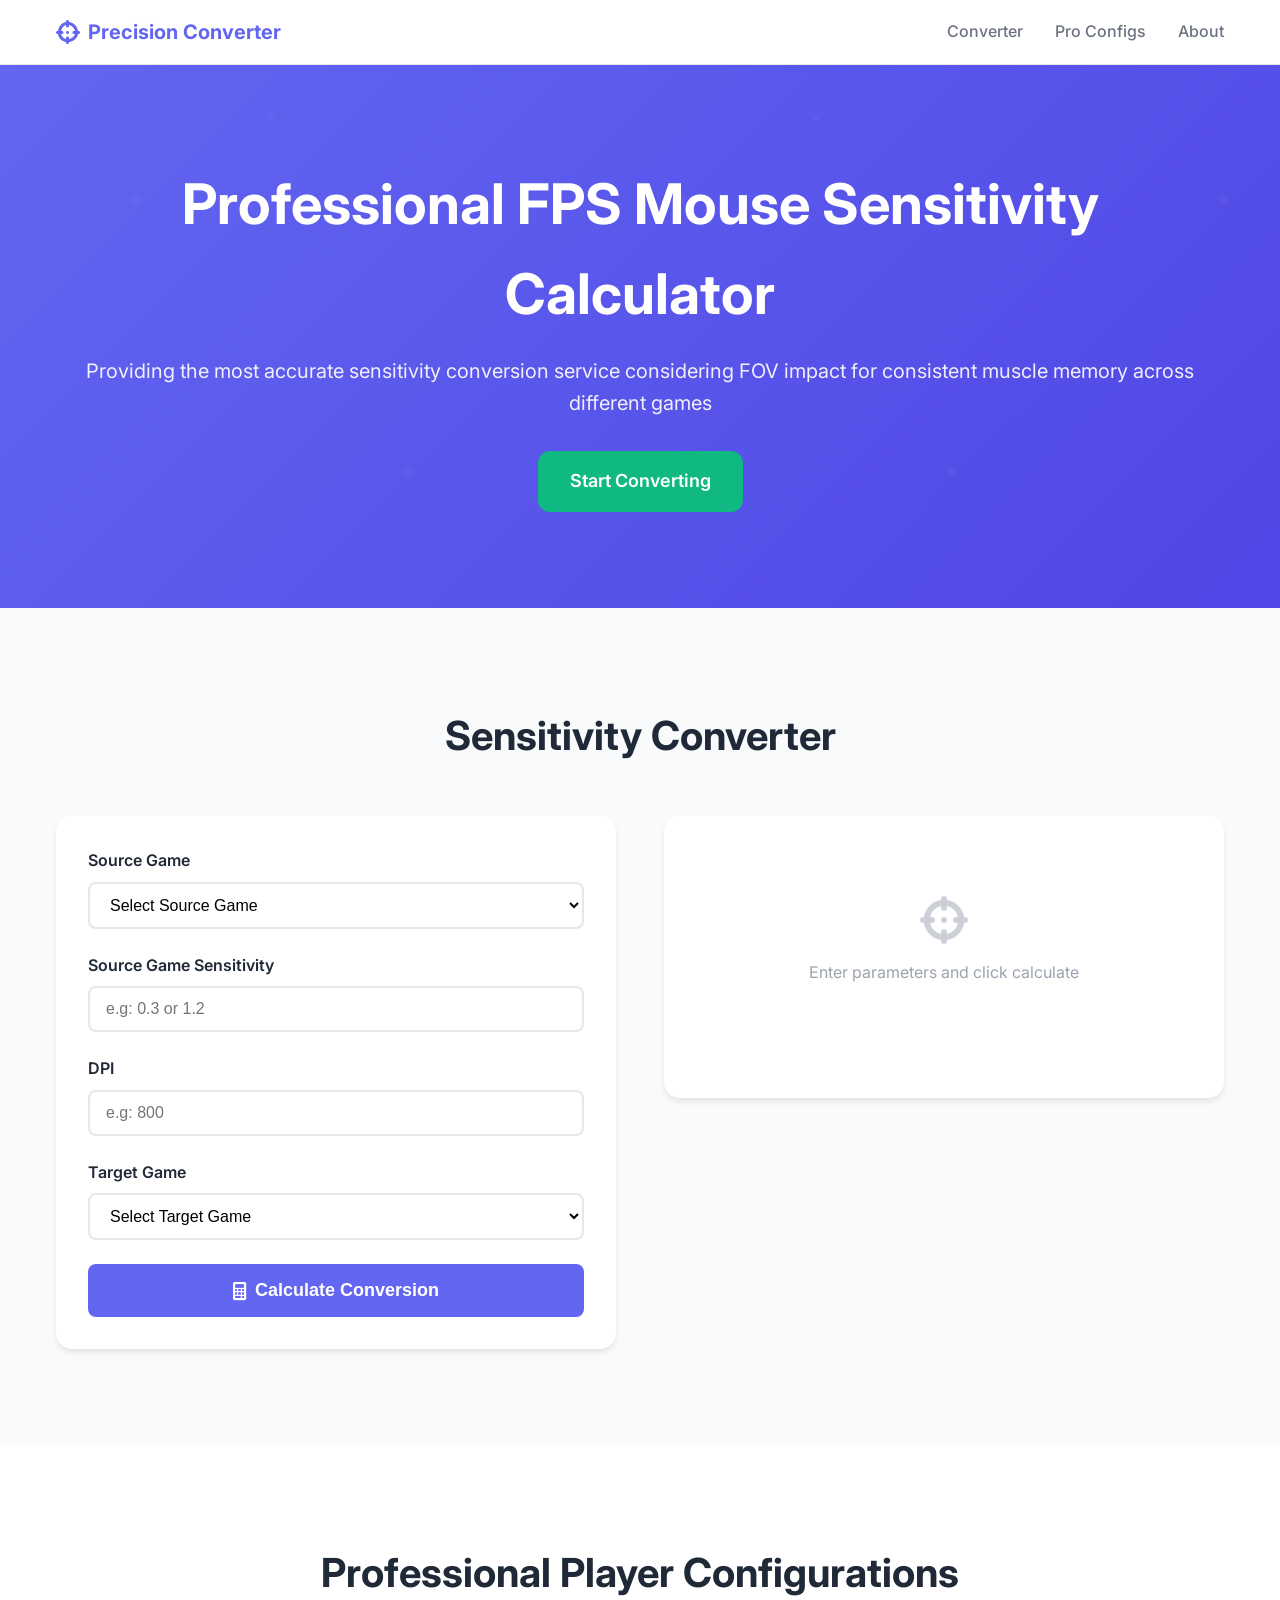
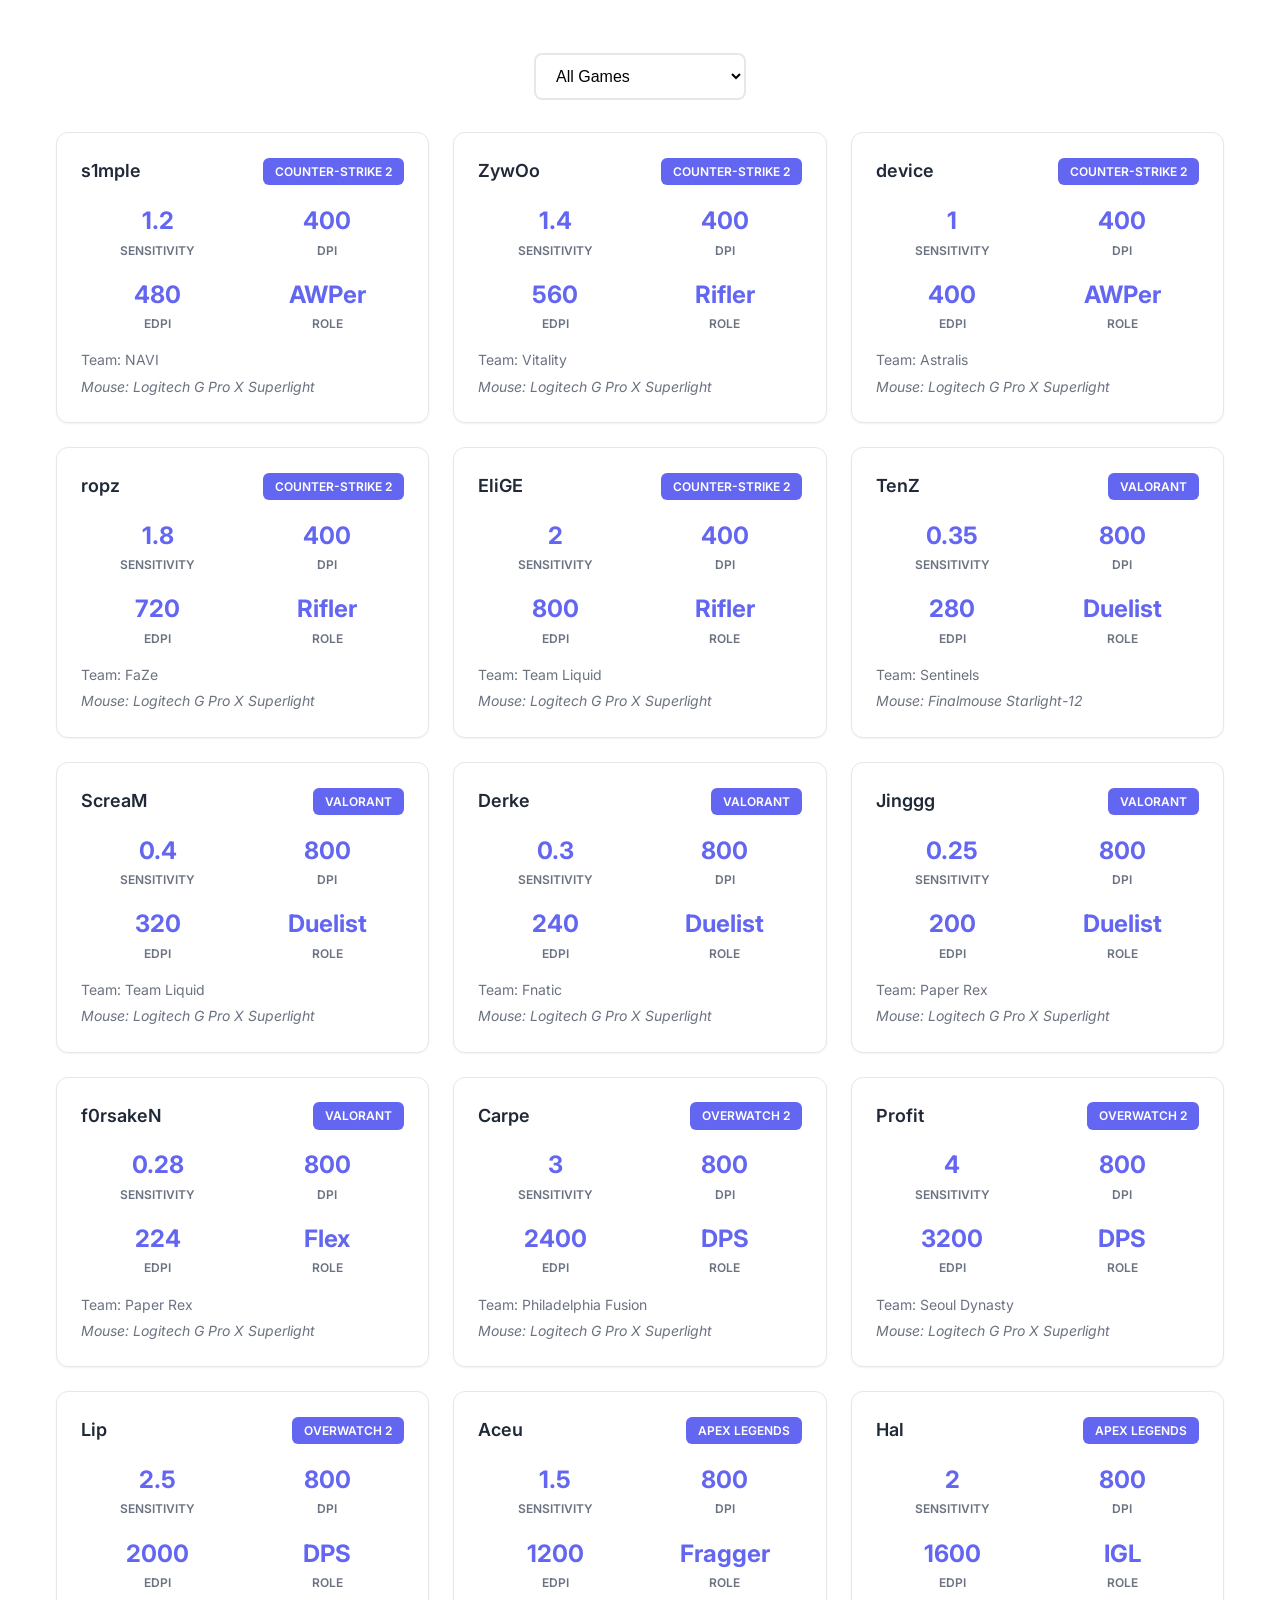
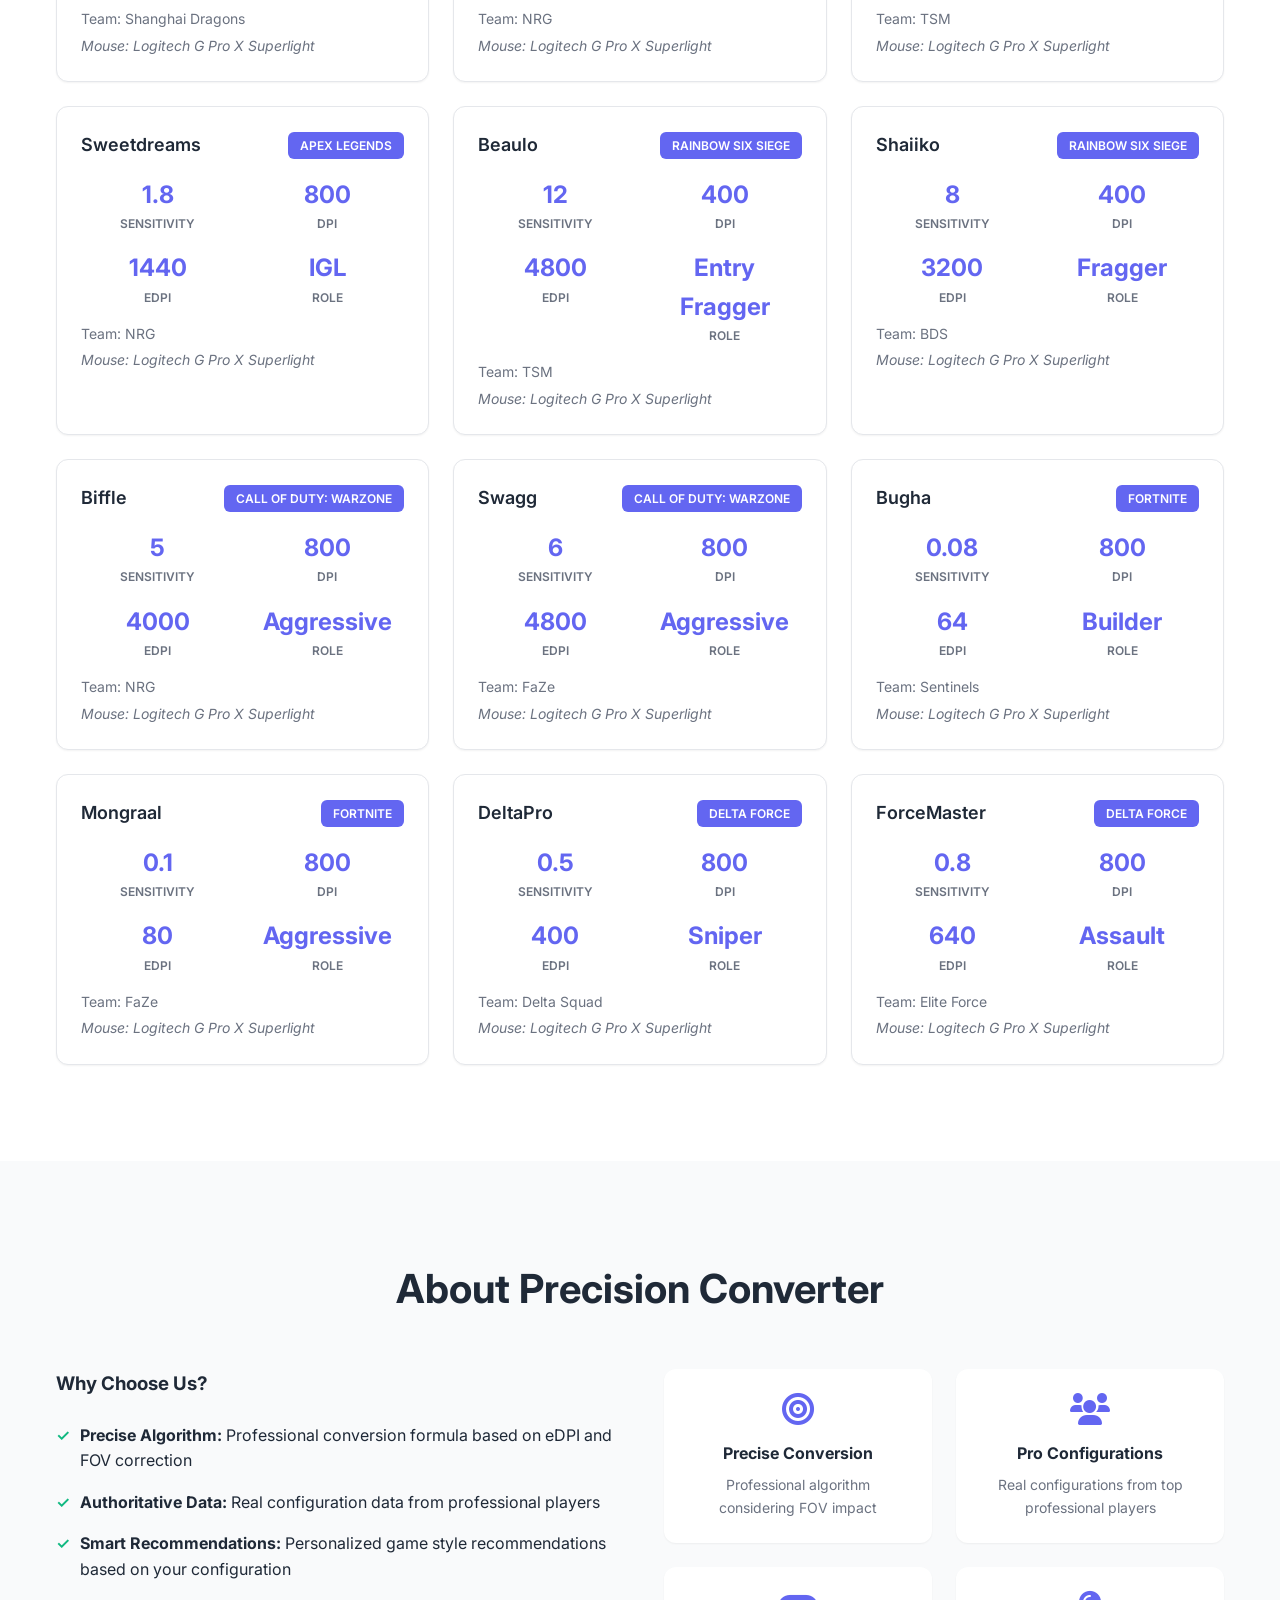
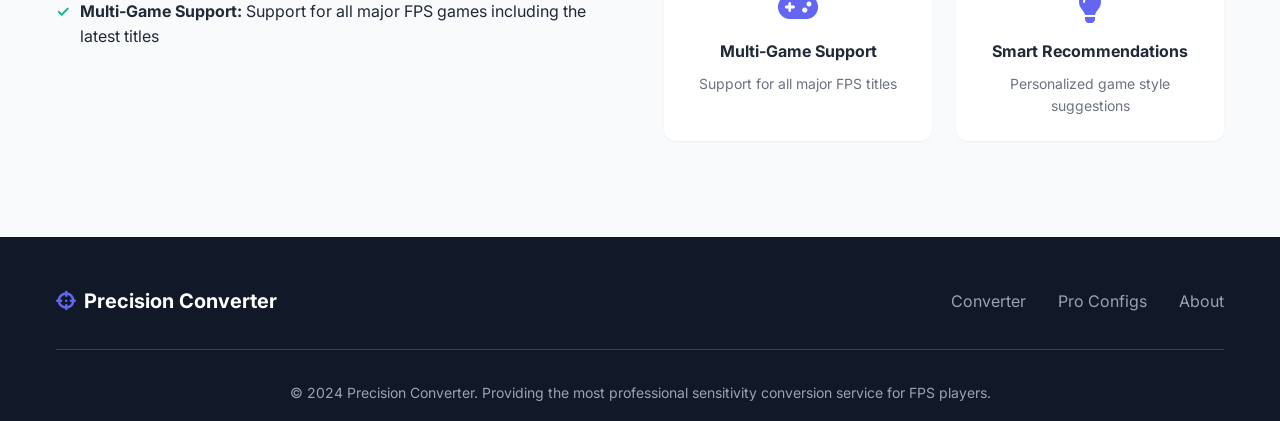
<file: index.html>
<!DOCTYPE html>
<html lang="en">
<head>
    <meta charset="UTF-8">
    <meta name="viewport" content="width=device-width, initial-scale=1.0">
    <title>Precision Converter - Professional FPS Mouse Sensitivity Calculator</title>
    <link rel="stylesheet" href="styles.css">
    <link href="https://fonts.googleapis.com/css2?family=Inter:wght@300;400;500;600;700&display=swap" rel="stylesheet">
    <link rel="stylesheet" href="https://cdnjs.cloudflare.com/ajax/libs/font-awesome/6.0.0/css/all.min.css">
</head>
<body>
    <!-- 导航栏 -->
    <nav class="navbar">
        <div class="nav-container">
            <div class="nav-brand">
                <i class="fas fa-crosshairs"></i>
                <span>Precision Converter</span>
            </div>
            <div class="nav-menu">
                <a href="#converter" class="nav-link">Converter</a>
                <a href="#pro-configs" class="nav-link">Pro Configs</a>
                <a href="#about" class="nav-link">About</a>
            </div>
        </div>
    </nav>

    <!-- 主要内容区域 -->
    <main class="main-content">
        <!-- Hero Section -->
        <section class="hero">
            <div class="container">
                <h1 class="hero-title">Professional FPS Mouse Sensitivity Calculator</h1>
                <p class="hero-subtitle">Providing the most accurate sensitivity conversion service considering FOV impact for consistent muscle memory across different games</p>
                <a href="#converter" class="cta-button">Start Converting</a>
            </div>
        </section>

        <!-- Converter Section -->
        <section id="converter" class="converter-section">
            <div class="container">
                <h2 class="section-title">Sensitivity Converter</h2>
                <div class="converter-container">
                    <!-- 输入区域 -->
                    <div class="input-panel">
                        <div class="input-group">
                            <label for="source-game">Source Game</label>
                            <select id="source-game" class="form-select">
                                <option value="">Select Source Game</option>
                                <option value="cs2">Counter-Strike 2</option>
                                <option value="valorant">Valorant</option>
                                <option value="overwatch2">Overwatch 2</option>
                                <option value="apex">Apex Legends</option>
                                <option value="r6">Rainbow Six Siege</option>
                                <option value="warzone">Call of Duty: Warzone</option>
                                <option value="fortnite">Fortnite</option>
                                <option value="delta">Delta Force</option>
                            </select>
                        </div>

                        <div class="input-group">
                            <label for="source-sensitivity">Source Game Sensitivity</label>
                            <input type="number" id="source-sensitivity" class="form-input" step="0.001" min="0.001" placeholder="e.g: 0.3 or 1.2">
                        </div>

                        <div class="input-group">
                            <label for="dpi">DPI</label>
                            <input type="number" id="dpi" class="form-input" placeholder="e.g: 800">
                        </div>

                        <div class="input-group" id="source-fov-group" style="display: none;">
                            <label for="source-fov">Source Game FOV</label>
                            <input type="number" id="source-fov" class="form-input" min="70" max="150" placeholder="e.g: 103">
                            <div class="fov-hint" id="source-fov-hint"></div>
                        </div>

                        <div class="input-group">
                            <label for="target-game">Target Game</label>
                            <select id="target-game" class="form-select">
                                <option value="">Select Target Game</option>
                                <option value="cs2">Counter-Strike 2</option>
                                <option value="valorant">Valorant</option>
                                <option value="overwatch2">Overwatch 2</option>
                                <option value="apex">Apex Legends</option>
                                <option value="r6">Rainbow Six Siege</option>
                                <option value="warzone">Call of Duty: Warzone</option>
                                <option value="fortnite">Fortnite</option>
                                <option value="delta">Delta Force</option>
                            </select>
                        </div>

                        <div class="input-group" id="target-fov-group" style="display: none;">
                            <label for="target-fov">Target Game FOV</label>
                            <input type="number" id="target-fov" class="form-input" min="70" max="150" placeholder="e.g: 103">
                            <div class="fov-hint" id="target-fov-hint"></div>
                        </div>

                        <button id="calculate-btn" class="calculate-btn">
                            <i class="fas fa-calculator"></i>
                            Calculate Conversion
                        </button>
                    </div>

                    <!-- Results Panel -->
                    <div class="result-panel">
                        <div class="result-display" id="result-display">
                            <div class="result-placeholder">
                                <i class="fas fa-crosshairs"></i>
                                <p>Enter parameters and click calculate</p>
                            </div>
                        </div>

                        <!-- Playstyle Recommendation -->
                        <div class="playstyle-recommendation" id="playstyle-recommendation" style="display: none;">
                            <h3>Recommended Playstyle</h3>
                            <div class="playstyle-content"></div>
                        </div>
                    </div>
                </div>
            </div>
        </section>

        <!-- Pro Configurations Library -->
        <section id="pro-configs" class="pro-configs-section">
            <div class="container">
                <h2 class="section-title">Professional Player Configurations</h2>
                <div class="config-filters">
                    <select id="game-filter" class="filter-select">
                        <option value="">All Games</option>
                        <option value="cs2">Counter-Strike 2</option>
                        <option value="valorant">Valorant</option>
                        <option value="overwatch2">Overwatch 2</option>
                        <option value="apex">Apex Legends</option>
                        <option value="r6">Rainbow Six Siege</option>
                        <option value="warzone">Call of Duty: Warzone</option>
                        <option value="fortnite">Fortnite</option>
                        <option value="delta">Delta Force</option>
                    </select>
                </div>
                <div class="configs-grid" id="configs-grid">
                    <!-- Professional configurations will be loaded dynamically via JavaScript -->
                </div>
            </div>
        </section>

        <!-- About Section -->
        <section id="about" class="about-section">
            <div class="container">
                <h2 class="section-title">About Precision Converter</h2>
                <div class="about-content">
                    <div class="about-text">
                        <h3>Why Choose Us?</h3>
                        <ul>
                            <li><strong>Precise Algorithm:</strong> Professional conversion formula based on eDPI and FOV correction</li>
                            <li><strong>Authoritative Data:</strong> Real configuration data from professional players</li>
                            <li><strong>Smart Recommendations:</strong> Personalized game style recommendations based on your configuration</li>
                            <li><strong>Multi-Game Support:</strong> Support for all major FPS games including the latest titles</li>
                        </ul>
                    </div>
                    <div class="features-grid">
                        <div class="feature-card">
                            <i class="fas fa-bullseye"></i>
                            <h4>Precise Conversion</h4>
                            <p>Professional algorithm considering FOV impact</p>
                        </div>
                        <div class="feature-card">
                            <i class="fas fa-users"></i>
                            <h4>Pro Configurations</h4>
                            <p>Real configurations from top professional players</p>
                        </div>
                        <div class="feature-card">
                            <i class="fas fa-gamepad"></i>
                            <h4>Multi-Game Support</h4>
                            <p>Support for all major FPS titles</p>
                        </div>
                        <div class="feature-card">
                            <i class="fas fa-lightbulb"></i>
                            <h4>Smart Recommendations</h4>
                            <p>Personalized game style suggestions</p>
                        </div>
                    </div>
                </div>
            </div>
        </section>
    </main>

    <!-- Footer -->
    <footer class="footer">
        <div class="container">
            <div class="footer-content">
                <div class="footer-brand">
                    <i class="fas fa-crosshairs"></i>
                    <span>Precision Converter</span>
                </div>
                <div class="footer-links">
                    <a href="#converter">Converter</a>
                    <a href="#pro-configs">Pro Configs</a>
                    <a href="#about">About</a>
                </div>
            </div>
            <div class="footer-bottom">
                <p>&copy; 2024 Precision Converter. Providing the most professional sensitivity conversion service for FPS players.</p>
            </div>
        </div>
    </footer>

    <script src="script.js"></script>
</body>
</html>
</file>
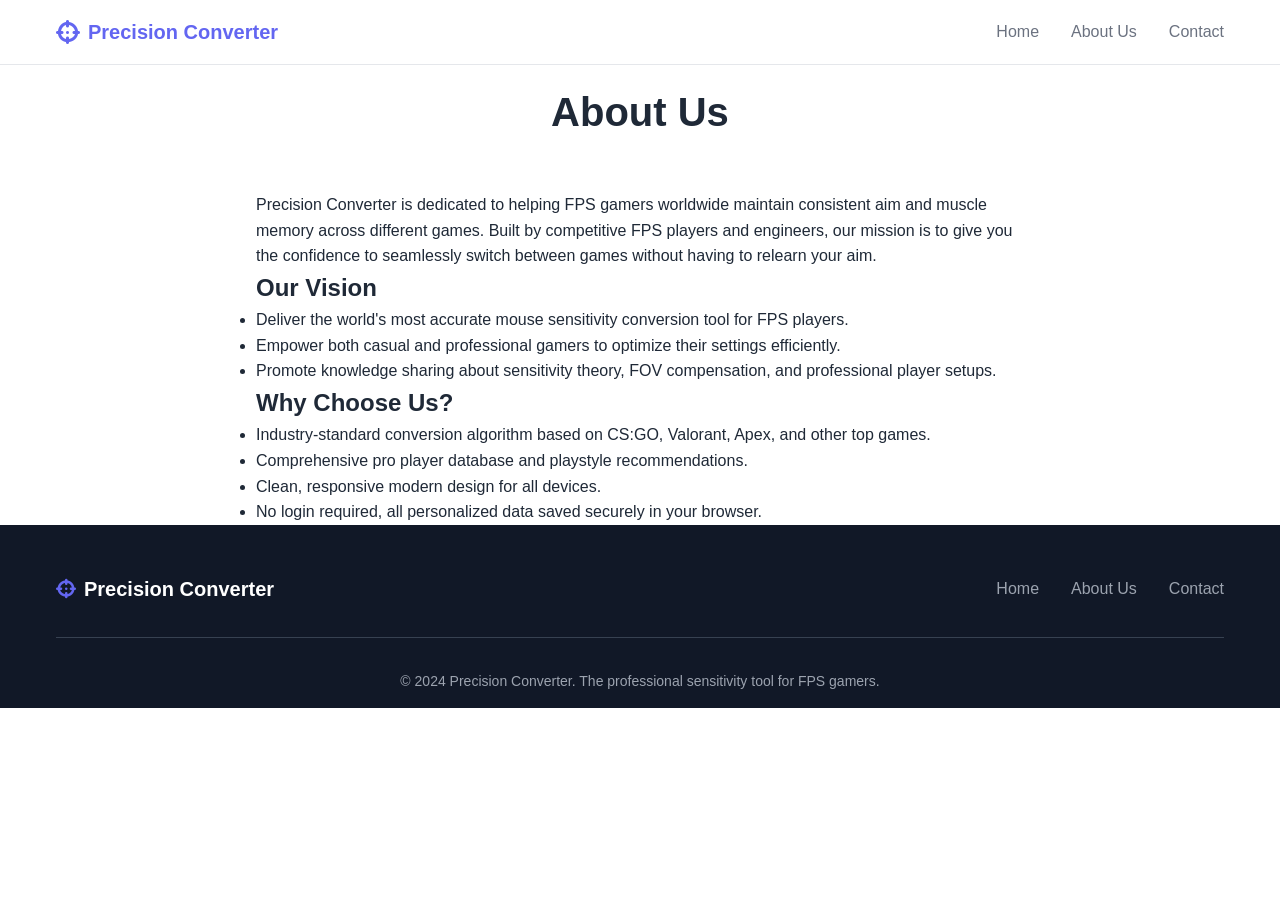
<file: about.html>
<!DOCTYPE html>
<html lang="en">
<head>
    <meta charset="UTF-8">
    <title>About Us - Precision Converter</title>
    <link rel="stylesheet" href="styles.css">
    <link rel="stylesheet" href="https://cdnjs.cloudflare.com/ajax/libs/font-awesome/6.0.0/css/all.min.css">
</head>
<body>
    <nav class="navbar">
        <div class="nav-container">
            <div class="nav-brand">
                <i class="fas fa-crosshairs"></i>
                <span>Precision Converter</span>
            </div>
            <div class="nav-menu">
                <a href="index.html" class="nav-link">Home</a>
                <a href="about.html" class="nav-link">About Us</a>
                <a href="contact.html" class="nav-link">Contact</a>
            </div>
        </div>
    </nav>
    <main class="main-content" style="margin-top:80px;">
        <section class="container" style="max-width:800px;">
            <h1 class="section-title">About Us</h1>
            <p>
                Precision Converter is dedicated to helping FPS gamers worldwide maintain consistent aim and muscle memory across different games. Built by competitive FPS players and engineers, our mission is to give you the confidence to seamlessly switch between games without having to relearn your aim.
            </p>
            <h2>Our Vision</h2>
            <ul>
                <li>Deliver the world's most accurate mouse sensitivity conversion tool for FPS players.</li>
                <li>Empower both casual and professional gamers to optimize their settings efficiently.</li>
                <li>Promote knowledge sharing about sensitivity theory, FOV compensation, and professional player setups.</li>
            </ul>
            <h2>Why Choose Us?</h2>
            <ul>
                <li>Industry-standard conversion algorithm based on CS:GO, Valorant, Apex, and other top games.</li>
                <li>Comprehensive pro player database and playstyle recommendations.</li>
                <li>Clean, responsive modern design for all devices.</li>
                <li>No login required, all personalized data saved securely in your browser.</li>
            </ul>
        </section>
    </main>
    <footer class="footer">
        <div class="container">
            <div class="footer-content">
                <div class="footer-brand">
                    <i class="fas fa-crosshairs"></i>
                    <span>Precision Converter</span>
                </div>
                <div class="footer-links">
                    <a href="index.html">Home</a>
                    <a href="about.html">About Us</a>
                    <a href="contact.html">Contact</a>
                </div>
            </div>
            <div class="footer-bottom">
                <p>&copy; 2024 Precision Converter. The professional sensitivity tool for FPS gamers.</p>
            </div>
        </div>
    </footer>
</body>
</html>
</file>
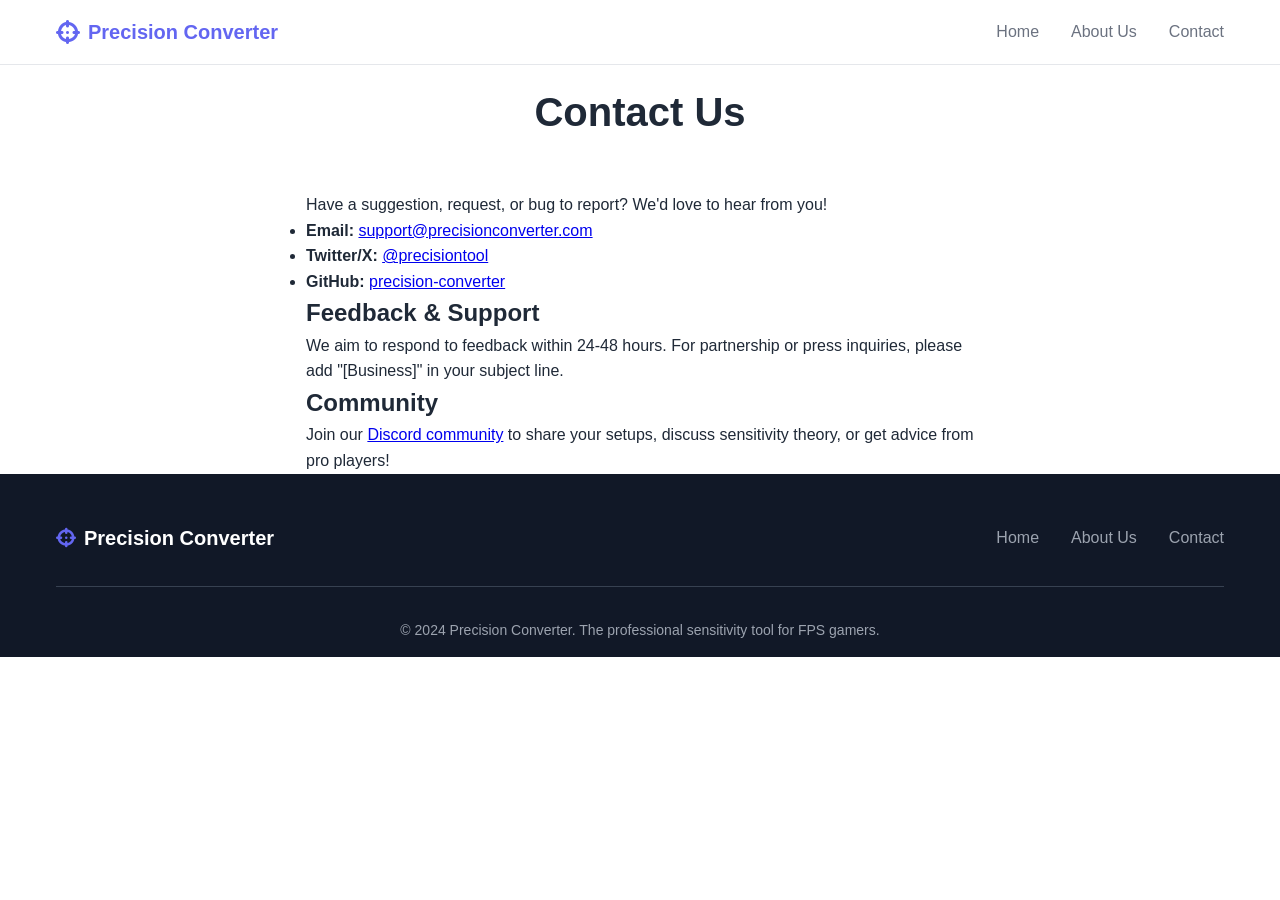
<file: contact.html>
<!DOCTYPE html>
<html lang="en">
<head>
    <meta charset="UTF-8">
    <title>Contact Us - Precision Converter</title>
    <link rel="stylesheet" href="styles.css">
    <link rel="stylesheet" href="https://cdnjs.cloudflare.com/ajax/libs/font-awesome/6.0.0/css/all.min.css">
</head>
<body>
    <nav class="navbar">
        <div class="nav-container">
            <div class="nav-brand">
                <i class="fas fa-crosshairs"></i>
                <span>Precision Converter</span>
            </div>
            <div class="nav-menu">
                <a href="index.html" class="nav-link">Home</a>
                <a href="about.html" class="nav-link">About Us</a>
                <a href="contact.html" class="nav-link">Contact</a>
            </div>
        </div>
    </nav>
    <main class="main-content" style="margin-top:80px;">
        <section class="container" style="max-width:700px;">
            <h1 class="section-title">Contact Us</h1>
            <p>Have a suggestion, request, or bug to report? We'd love to hear from you!</p>
            <ul>
                <li><strong>Email:</strong> <a href="mailto:support@precisionconverter.com">support@precisionconverter.com</a></li>
                <li><strong>Twitter/X:</strong> <a href="https://twitter.com/precisiontool" target="_blank">@precisiontool</a></li>
                <li><strong>GitHub:</strong> <a href="https://github.com/precision-converter" target="_blank">precision-converter</a></li>
            </ul>
            <h2>Feedback & Support</h2>
            <p>We aim to respond to feedback within 24-48 hours. For partnership or press inquiries, please add "[Business]" in your subject line.</p>
            <h2>Community</h2>
            <p>Join our <a href="https://discord.gg/fps">Discord community</a> to share your setups, discuss sensitivity theory, or get advice from pro players!</p>
        </section>
    </main>
    <footer class="footer">
        <div class="container">
            <div class="footer-content">
                <div class="footer-brand">
                    <i class="fas fa-crosshairs"></i>
                    <span>Precision Converter</span>
                </div>
                <div class="footer-links">
                    <a href="index.html">Home</a>
                    <a href="about.html">About Us</a>
                    <a href="contact.html">Contact</a>
                </div>
            </div>
            <div class="footer-bottom">
                <p>&copy; 2024 Precision Converter. The professional sensitivity tool for FPS gamers.</p>
            </div>
        </div>
    </footer>
</body>
</html>
</file>
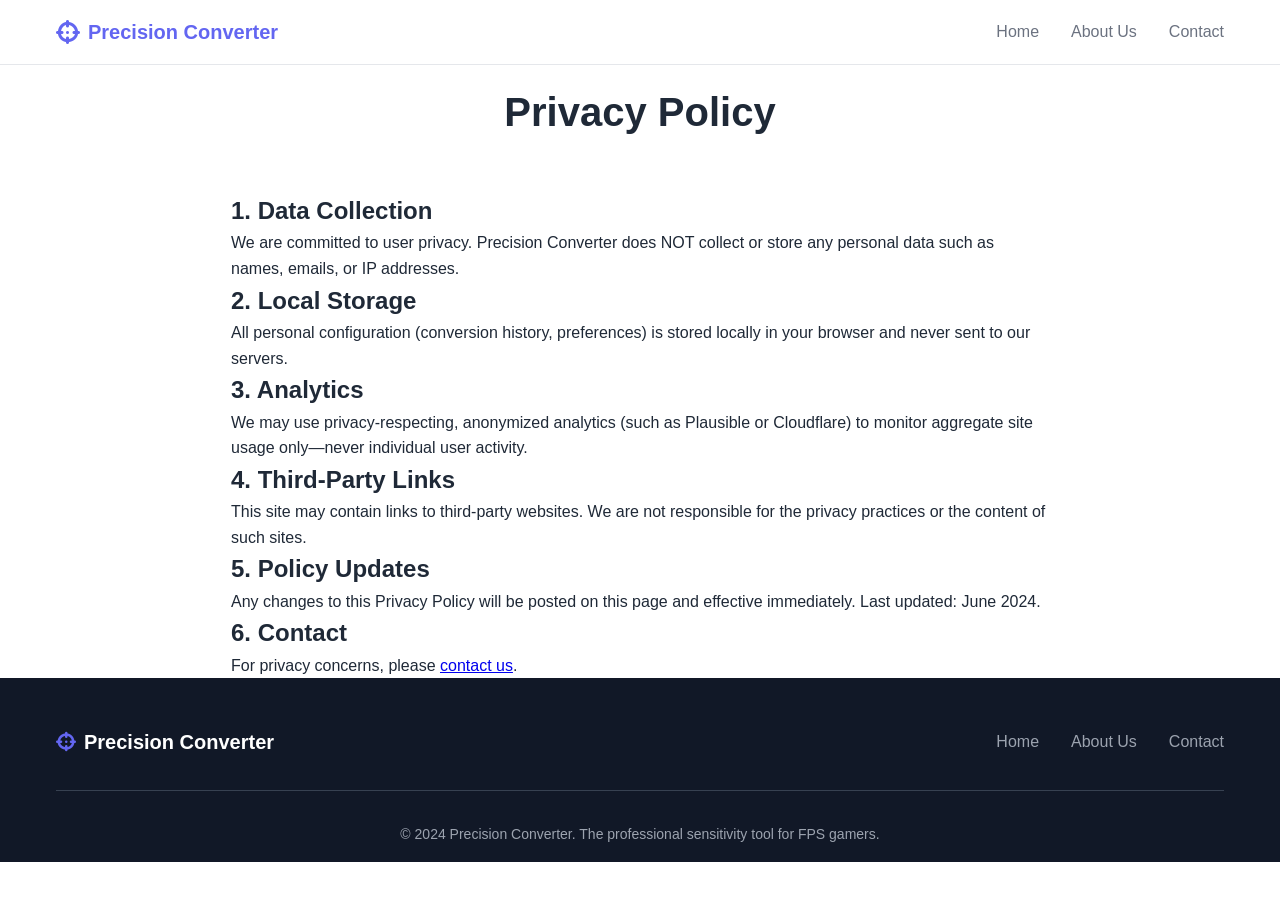
<file: privacy.html>
<!DOCTYPE html>
<html lang="en">
<head>
    <meta charset="UTF-8">
    <title>Privacy Policy - Precision Converter</title>
    <link rel="stylesheet" href="styles.css">
    <link rel="stylesheet" href="https://cdnjs.cloudflare.com/ajax/libs/font-awesome/6.0.0/css/all.min.css">
</head>
<body>
    <nav class="navbar">
        <div class="nav-container">
            <div class="nav-brand">
                <i class="fas fa-crosshairs"></i>
                <span>Precision Converter</span>
            </div>
            <div class="nav-menu">
                <a href="index.html" class="nav-link">Home</a>
                <a href="about.html" class="nav-link">About Us</a>
                <a href="contact.html" class="nav-link">Contact</a>
            </div>
        </div>
    </nav>
    <main class="main-content" style="margin-top:80px;">
        <section class="container" style="max-width:850px;">
            <h1 class="section-title">Privacy Policy</h1>
            <h2>1. Data Collection</h2>
            <p>We are committed to user privacy. Precision Converter does NOT collect or store any personal data such as names, emails, or IP addresses.</p>
            <h2>2. Local Storage</h2>
            <p>All personal configuration (conversion history, preferences) is stored locally in your browser and never sent to our servers.</p>
            <h2>3. Analytics</h2>
            <p>We may use privacy-respecting, anonymized analytics (such as Plausible or Cloudflare) to monitor aggregate site usage only—never individual user activity.</p>
            <h2>4. Third-Party Links</h2>
            <p>This site may contain links to third-party websites. We are not responsible for the privacy practices or the content of such sites.</p>
            <h2>5. Policy Updates</h2>
            <p>Any changes to this Privacy Policy will be posted on this page and effective immediately. Last updated: June 2024.</p>
            <h2>6. Contact</h2>
            <p>For privacy concerns, please <a href="contact.html">contact us</a>.</p>
        </section>
    </main>
    <footer class="footer">
        <div class="container">
            <div class="footer-content">
                <div class="footer-brand">
                    <i class="fas fa-crosshairs"></i>
                    <span>Precision Converter</span>
                </div>
                <div class="footer-links">
                    <a href="index.html">Home</a>
                    <a href="about.html">About Us</a>
                    <a href="contact.html">Contact</a>
                </div>
            </div>
            <div class="footer-bottom">
                <p>&copy; 2024 Precision Converter. The professional sensitivity tool for FPS gamers.</p>
            </div>
        </div>
    </footer>
</body>
</html>
</file>
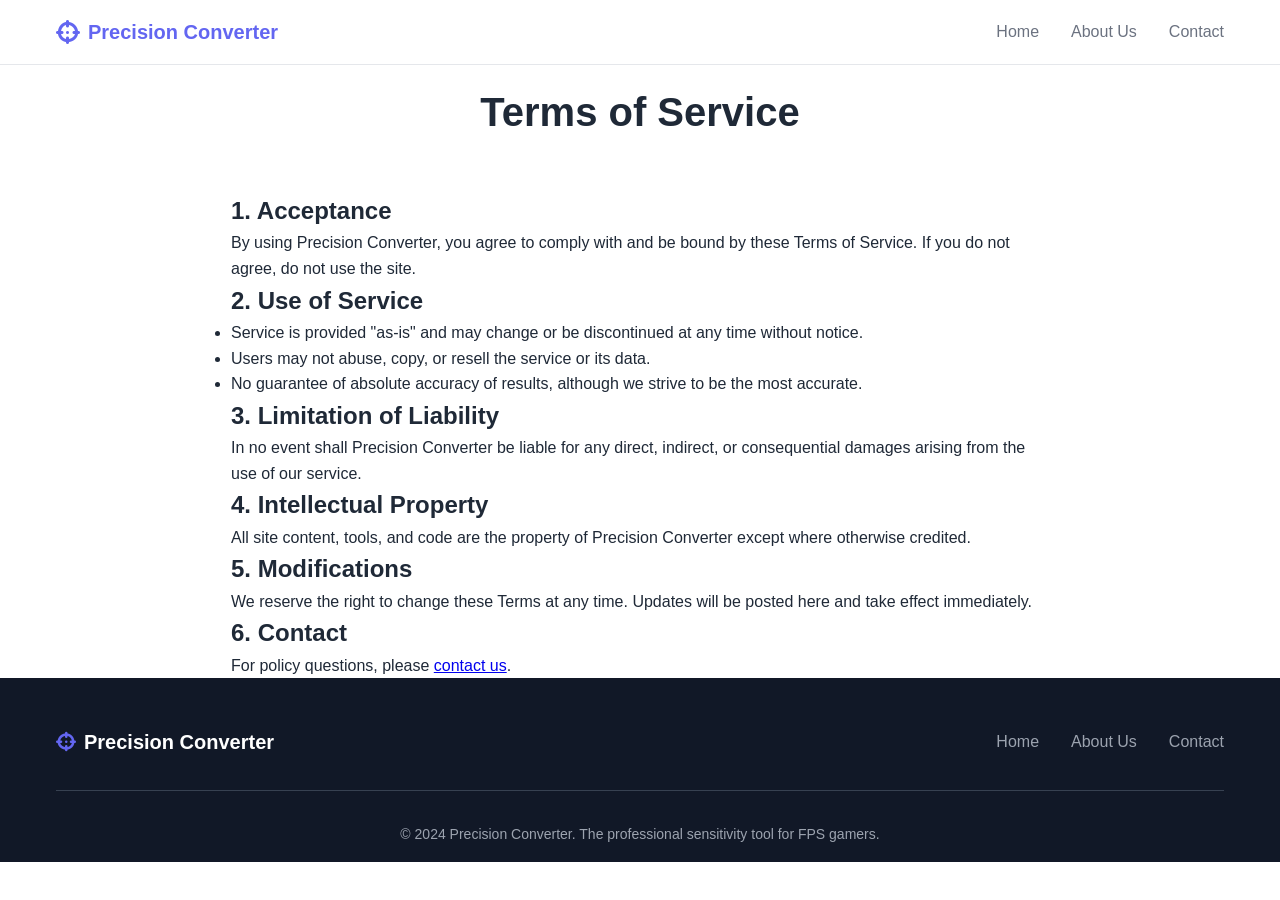
<file: terms.html>
<!DOCTYPE html>
<html lang="en">
<head>
    <meta charset="UTF-8">
    <title>Terms of Service - Precision Converter</title>
    <link rel="stylesheet" href="styles.css">
    <link rel="stylesheet" href="https://cdnjs.cloudflare.com/ajax/libs/font-awesome/6.0.0/css/all.min.css">
</head>
<body>
    <nav class="navbar">
        <div class="nav-container">
            <div class="nav-brand">
                <i class="fas fa-crosshairs"></i>
                <span>Precision Converter</span>
            </div>
            <div class="nav-menu">
                <a href="index.html" class="nav-link">Home</a>
                <a href="about.html" class="nav-link">About Us</a>
                <a href="contact.html" class="nav-link">Contact</a>
            </div>
        </div>
    </nav>
    <main class="main-content" style="margin-top:80px;">
        <section class="container" style="max-width:850px;">
            <h1 class="section-title">Terms of Service</h1>
            <h2>1. Acceptance</h2>
            <p>By using Precision Converter, you agree to comply with and be bound by these Terms of Service. If you do not agree, do not use the site.</p>
            <h2>2. Use of Service</h2>
            <ul>
                <li>Service is provided "as-is" and may change or be discontinued at any time without notice.</li>
                <li>Users may not abuse, copy, or resell the service or its data.</li>
                <li>No guarantee of absolute accuracy of results, although we strive to be the most accurate.</li>
            </ul>
            <h2>3. Limitation of Liability</h2>
            <p>In no event shall Precision Converter be liable for any direct, indirect, or consequential damages arising from the use of our service.</p>
            <h2>4. Intellectual Property</h2>
            <p>All site content, tools, and code are the property of Precision Converter except where otherwise credited.</p>
            <h2>5. Modifications</h2>
            <p>We reserve the right to change these Terms at any time. Updates will be posted here and take effect immediately.</p>
            <h2>6. Contact</h2>
            <p>For policy questions, please <a href="contact.html">contact us</a>.</p>
        </section>
    </main>
    <footer class="footer">
        <div class="container">
            <div class="footer-content">
                <div class="footer-brand">
                    <i class="fas fa-crosshairs"></i>
                    <span>Precision Converter</span>
                </div>
                <div class="footer-links">
                    <a href="index.html">Home</a>
                    <a href="about.html">About Us</a>
                    <a href="contact.html">Contact</a>
                </div>
            </div>
            <div class="footer-bottom">
                <p>&copy; 2024 Precision Converter. The professional sensitivity tool for FPS gamers.</p>
            </div>
        </div>
    </footer>
</body>
</html>
</file>
<file: styles.css>
/* 全局样式 */
* {
    margin: 0;
    padding: 0;
    box-sizing: border-box;
}

:root {
    --primary-color: #6366f1;
    --primary-dark: #4f46e5;
    --secondary-color: #10b981;
    --accent-color: #f59e0b;
    --text-primary: #1f2937;
    --text-secondary: #6b7280;
    --text-light: #9ca3af;
    --bg-primary: #ffffff;
    --bg-secondary: #f9fafb;
    --bg-dark: #111827;
    --border-color: #e5e7eb;
    --border-dark: #374151;
    --shadow-sm: 0 1px 2px 0 rgba(0, 0, 0, 0.05);
    --shadow-md: 0 4px 6px -1px rgba(0, 0, 0, 0.1);
    --shadow-lg: 0 10px 15px -3px rgba(0, 0, 0, 0.1);
    --shadow-xl: 0 20px 25px -5px rgba(0, 0, 0, 0.1);
    --radius-sm: 0.375rem;
    --radius-md: 0.5rem;
    --radius-lg: 0.75rem;
    --radius-xl: 1rem;
}

body {
    font-family: 'Inter', -apple-system, BlinkMacSystemFont, 'Segoe UI', Roboto, sans-serif;
    line-height: 1.6;
    color: var(--text-primary);
    background-color: var(--bg-primary);
    overflow-x: hidden;
}

.container {
    max-width: 1200px;
    margin: 0 auto;
    padding: 0 1rem;
}

/* 导航栏 */
.navbar {
    position: fixed;
    top: 0;
    left: 0;
    right: 0;
    background: rgba(255, 255, 255, 0.95);
    backdrop-filter: blur(10px);
    border-bottom: 1px solid var(--border-color);
    z-index: 1000;
    transition: all 0.3s ease;
}

.nav-container {
    max-width: 1200px;
    margin: 0 auto;
    padding: 0 1rem;
    display: flex;
    justify-content: space-between;
    align-items: center;
    height: 64px;
}

.nav-brand {
    display: flex;
    align-items: center;
    gap: 0.5rem;
    font-size: 1.25rem;
    font-weight: 700;
    color: var(--primary-color);
}

.nav-brand i {
    font-size: 1.5rem;
}

.nav-menu {
    display: flex;
    gap: 2rem;
}

.nav-link {
    text-decoration: none;
    color: var(--text-secondary);
    font-weight: 500;
    transition: color 0.3s ease;
    position: relative;
}

.nav-link:hover {
    color: var(--primary-color);
}

.nav-link::after {
    content: '';
    position: absolute;
    bottom: -8px;
    left: 0;
    width: 0;
    height: 2px;
    background: var(--primary-color);
    transition: width 0.3s ease;
}

.nav-link:hover::after {
    width: 100%;
}

/* 主要内容 */
.main-content {
    margin-top: 64px;
}

/* 英雄区域 */
.hero {
    background: linear-gradient(135deg, var(--primary-color) 0%, var(--primary-dark) 100%);
    color: white;
    padding: 6rem 0;
    text-align: center;
    position: relative;
    overflow: hidden;
}

.hero::before {
    content: '';
    position: absolute;
    top: 0;
    left: 0;
    right: 0;
    bottom: 0;
    background: url('data:image/svg+xml,<svg xmlns="http://www.w3.org/2000/svg" viewBox="0 0 100 100"><defs><pattern id="grain" width="100" height="100" patternUnits="userSpaceOnUse"><circle cx="25" cy="25" r="1" fill="rgba(255,255,255,0.1)"/><circle cx="75" cy="75" r="1" fill="rgba(255,255,255,0.1)"/><circle cx="50" cy="10" r="0.5" fill="rgba(255,255,255,0.1)"/></pattern></defs><rect width="100" height="100" fill="url(%23grain)"/></svg>');
    opacity: 0.3;
}

.hero-title {
    font-size: 3.5rem;
    font-weight: 700;
    margin-bottom: 1rem;
    position: relative;
    z-index: 1;
}

.hero-subtitle {
    font-size: 1.25rem;
    margin-bottom: 2rem;
    opacity: 0.9;
    position: relative;
    z-index: 1;
}

.cta-button {
    display: inline-block;
    background: var(--secondary-color);
    color: white;
    padding: 1rem 2rem;
    border-radius: var(--radius-lg);
    text-decoration: none;
    font-weight: 600;
    font-size: 1.125rem;
    transition: all 0.3s ease;
    position: relative;
    z-index: 1;
}

.cta-button:hover {
    background: #059669;
    transform: translateY(-2px);
    box-shadow: var(--shadow-lg);
}

/* 区域标题 */
.section-title {
    font-size: 2.5rem;
    font-weight: 700;
    text-align: center;
    margin-bottom: 3rem;
    color: var(--text-primary);
}

/* 转换器区域 */
.converter-section {
    padding: 6rem 0;
    background: var(--bg-secondary);
}

.converter-container {
    display: grid;
    grid-template-columns: 1fr 1fr;
    gap: 3rem;
    align-items: start;
}

.input-panel {
    background: white;
    padding: 2rem;
    border-radius: var(--radius-xl);
    box-shadow: var(--shadow-md);
}

.input-group {
    margin-bottom: 1.5rem;
}

.input-group label {
    display: block;
    margin-bottom: 0.5rem;
    font-weight: 600;
    color: var(--text-primary);
}

.form-select,
.form-input {
    width: 100%;
    padding: 0.75rem 1rem;
    border: 2px solid var(--border-color);
    border-radius: var(--radius-md);
    font-size: 1rem;
    transition: all 0.3s ease;
    background: white;
}

.form-select:focus,
.form-input:focus {
    outline: none;
    border-color: var(--primary-color);
    box-shadow: 0 0 0 3px rgba(99, 102, 241, 0.1);
}

.fov-hint {
    margin-top: 0.5rem;
    padding: 0.5rem 0.75rem;
    background: var(--bg-secondary);
    border: 1px solid var(--border-color);
    border-radius: var(--radius-sm);
    font-size: 0.875rem;
    color: var(--text-secondary);
    display: flex;
    align-items: center;
    gap: 0.5rem;
}

.fov-hint i {
    color: var(--accent-color);
    font-size: 0.875rem;
}

.calculate-btn {
    width: 100%;
    background: var(--primary-color);
    color: white;
    border: none;
    padding: 1rem;
    border-radius: var(--radius-md);
    font-size: 1.125rem;
    font-weight: 600;
    cursor: pointer;
    transition: all 0.3s ease;
    display: flex;
    align-items: center;
    justify-content: center;
    gap: 0.5rem;
}

.calculate-btn:hover {
    background: var(--primary-dark);
    transform: translateY(-2px);
    box-shadow: var(--shadow-lg);
}

.calculate-btn:disabled {
    background: var(--text-light);
    cursor: not-allowed;
    transform: none;
    box-shadow: none;
}

/* 结果面板 */
.result-panel {
    background: white;
    padding: 2rem;
    border-radius: var(--radius-xl);
    box-shadow: var(--shadow-md);
}

.result-display {
    margin-bottom: 2rem;
}

.result-placeholder {
    text-align: center;
    padding: 3rem 1rem;
    color: var(--text-light);
}

.result-placeholder i {
    font-size: 3rem;
    margin-bottom: 1rem;
    opacity: 0.5;
}

.result-content {
    text-align: center;
    padding: 2rem;
    background: linear-gradient(135deg, var(--secondary-color), #059669);
    color: white;
    border-radius: var(--radius-lg);
}

.result-sensitivity {
    font-size: 3rem;
    font-weight: 700;
    margin-bottom: 0.5rem;
}

.result-edpi-info {
    margin-bottom: 1rem;
}

.edpi-comparison {
    display: flex;
    justify-content: space-between;
    gap: 1rem;
}

.edpi-item {
    display: flex;
    flex-direction: column;
    align-items: center;
    flex: 1;
}

.edpi-label {
    font-size: 0.875rem;
    opacity: 0.8;
    margin-bottom: 0.25rem;
}

.edpi-value {
    font-size: 1.25rem;
    font-weight: 600;
    opacity: 0.9;
}

.result-info {
    font-size: 0.875rem;
    opacity: 0.8;
}

/* 视觉化演示 */
.demo-area {
    margin-bottom: 2rem;
}

.demo-area h3 {
    margin-bottom: 1rem;
    color: var(--text-primary);
}

.crosshair-demo {
    width: 200px;
    height: 200px;
    border: 2px solid var(--border-color);
    border-radius: var(--radius-md);
    position: relative;
    margin: 0 auto 1rem;
    background: var(--bg-secondary);
    overflow: hidden;
}

.crosshair {
    position: absolute;
    left: 50%;
    top: 50%;
    transform: translate(-50%, -50%);
    width: 20px;
    height: 20px;
    transition: all 0.3s ease;
}

.crosshair::before,
.crosshair::after {
    content: '';
    position: absolute;
    background: var(--primary-color);
}

.crosshair::before {
    width: 20px;
    height: 2px;
    top: 50%;
    left: 50%;
    transform: translate(-50%, -50%);
}

.crosshair::after {
    width: 2px;
    height: 20px;
    top: 50%;
    left: 50%;
    transform: translate(-50%, -50%);
}

.crosshair.animating {
    transition: all 1.5s cubic-bezier(0.4, 0, 0.2, 1);
}

.test-btn {
    width: 100%;
    background: var(--accent-color);
    color: white;
    border: none;
    padding: 0.75rem;
    border-radius: var(--radius-md);
    font-weight: 600;
    cursor: pointer;
    transition: all 0.3s ease;
    display: flex;
    align-items: center;
    justify-content: center;
    gap: 0.5rem;
}

.test-btn:hover:not(:disabled) {
    background: #d97706;
    transform: translateY(-1px);
}

.test-btn:disabled {
    background: var(--text-light);
    cursor: not-allowed;
}

/* 游戏风格推荐 */
.playstyle-recommendation {
    background: var(--bg-secondary);
    padding: 1.5rem;
    border-radius: var(--radius-lg);
    border-left: 4px solid var(--primary-color);
}

.playstyle-recommendation h3 {
    margin-bottom: 1rem;
    color: var(--text-primary);
}

.playstyle-type {
    font-size: 1.25rem;
    font-weight: 600;
    color: var(--primary-color);
    margin-bottom: 0.5rem;
}

.playstyle-details {
    margin-bottom: 1rem;
}

.playstyle-advantage,
.playstyle-disadvantage {
    margin-bottom: 0.5rem;
    font-size: 0.875rem;
}

.playstyle-advantage {
    color: var(--secondary-color);
}

.playstyle-disadvantage {
    color: #ef4444;
}

.playstyle-games {
    font-size: 0.875rem;
    color: var(--text-secondary);
}

/* 职业配置区域 */
.pro-configs-section {
    padding: 6rem 0;
}

.config-filters {
    margin-bottom: 2rem;
    text-align: center;
}

.filter-select {
    padding: 0.75rem 1rem;
    border: 2px solid var(--border-color);
    border-radius: var(--radius-md);
    font-size: 1rem;
    background: white;
    cursor: pointer;
}

.configs-grid {
    display: grid;
    grid-template-columns: repeat(auto-fit, minmax(300px, 1fr));
    gap: 1.5rem;
}

.config-card {
    background: white;
    padding: 1.5rem;
    border-radius: var(--radius-lg);
    box-shadow: var(--shadow-sm);
    border: 1px solid var(--border-color);
    transition: all 0.3s ease;
    cursor: pointer;
}

.config-card:hover {
    transform: translateY(-4px);
    box-shadow: var(--shadow-lg);
    border-color: var(--primary-color);
}

.config-header {
    display: flex;
    justify-content: space-between;
    align-items: center;
    margin-bottom: 1rem;
}

.config-player {
    font-weight: 600;
    font-size: 1.125rem;
    color: var(--text-primary);
}

.config-game {
    background: var(--primary-color);
    color: white;
    padding: 0.25rem 0.75rem;
    border-radius: var(--radius-sm);
    font-size: 0.75rem;
    font-weight: 600;
    text-transform: uppercase;
}

.config-stats {
    display: grid;
    grid-template-columns: 1fr 1fr;
    gap: 1rem;
    margin-bottom: 1rem;
}

.config-stat {
    text-align: center;
}

.config-stat-value {
    font-size: 1.5rem;
    font-weight: 700;
    color: var(--primary-color);
}

.config-stat-label {
    font-size: 0.75rem;
    color: var(--text-secondary);
    text-transform: uppercase;
    font-weight: 600;
}

.config-details {
    font-size: 0.875rem;
    color: var(--text-secondary);
}

.config-role {
    margin-bottom: 0.25rem;
}

.config-mouse {
    font-style: italic;
}

/* 关于区域 */
.about-section {
    padding: 6rem 0;
    background: var(--bg-secondary);
}

.about-content {
    display: grid;
    grid-template-columns: 1fr 1fr;
    gap: 3rem;
    align-items: start;
}

.about-text h3 {
    margin-bottom: 1.5rem;
    color: var(--text-primary);
}

.about-text ul {
    list-style: none;
    padding: 0;
}

.about-text li {
    margin-bottom: 1rem;
    padding-left: 1.5rem;
    position: relative;
}

.about-text li::before {
    content: '✓';
    position: absolute;
    left: 0;
    color: var(--secondary-color);
    font-weight: 600;
}

.features-grid {
    display: grid;
    grid-template-columns: 1fr 1fr;
    gap: 1.5rem;
}

.feature-card {
    background: white;
    padding: 1.5rem;
    border-radius: var(--radius-lg);
    text-align: center;
    box-shadow: var(--shadow-sm);
    transition: all 0.3s ease;
}

.feature-card:hover {
    transform: translateY(-4px);
    box-shadow: var(--shadow-md);
}

.feature-card i {
    font-size: 2rem;
    color: var(--primary-color);
    margin-bottom: 1rem;
}

.feature-card h4 {
    margin-bottom: 0.5rem;
    color: var(--text-primary);
}

.feature-card p {
    color: var(--text-secondary);
    font-size: 0.875rem;
}

/* 页脚 */
.footer {
    background: var(--bg-dark);
    color: white;
    padding: 3rem 0 1rem;
}

.footer-content {
    display: flex;
    justify-content: space-between;
    align-items: center;
    margin-bottom: 2rem;
}

.footer-brand {
    display: flex;
    align-items: center;
    gap: 0.5rem;
    font-size: 1.25rem;
    font-weight: 700;
}

.footer-brand i {
    color: var(--primary-color);
}

.footer-links {
    display: flex;
    gap: 2rem;
}

.footer-links a {
    color: var(--text-light);
    text-decoration: none;
    transition: color 0.3s ease;
}

.footer-links a:hover {
    color: white;
}

.footer-bottom {
    text-align: center;
    padding-top: 2rem;
    border-top: 1px solid var(--border-dark);
    color: var(--text-light);
    font-size: 0.875rem;
}

/* 响应式设计 */
@media (max-width: 768px) {
    .nav-menu {
        display: none;
    }
    
    .hero-title {
        font-size: 2.5rem;
    }
    
    .converter-container {
        grid-template-columns: 1fr;
        gap: 2rem;
    }
    
    .about-content {
        grid-template-columns: 1fr;
        gap: 2rem;
    }
    
    .features-grid {
        grid-template-columns: 1fr;
    }
    
    .configs-grid {
        grid-template-columns: 1fr;
    }
    
    .footer-content {
        flex-direction: column;
        gap: 1rem;
        text-align: center;
    }
    
    .footer-links {
        justify-content: center;
    }
}

@media (max-width: 480px) {
    .container {
        padding: 0 0.5rem;
    }
    
    .hero {
        padding: 4rem 0;
    }
    
    .hero-title {
        font-size: 2rem;
    }
    
    .section-title {
        font-size: 2rem;
    }
    
    .input-panel,
    .result-panel {
        padding: 1.5rem;
    }
    
    .result-sensitivity {
        font-size: 2rem;
    }
}

/* 动画效果 */
@keyframes fadeInUp {
    from {
        opacity: 0;
        transform: translateY(30px);
    }
    to {
        opacity: 1;
        transform: translateY(0);
    }
}

@keyframes pulse {
    0%, 100% {
        opacity: 1;
    }
    50% {
        opacity: 0.5;
    }
}

.fade-in-up {
    animation: fadeInUp 0.6s ease-out;
}

.pulse {
    animation: pulse 2s infinite;
}

/* 加载状态 */
.loading {
    display: inline-block;
    width: 20px;
    height: 20px;
    border: 2px solid var(--border-color);
    border-radius: 50%;
    border-top-color: var(--primary-color);
    animation: spin 1s ease-in-out infinite;
}

@keyframes spin {
    to {
        transform: rotate(360deg);
    }
}
</file>
